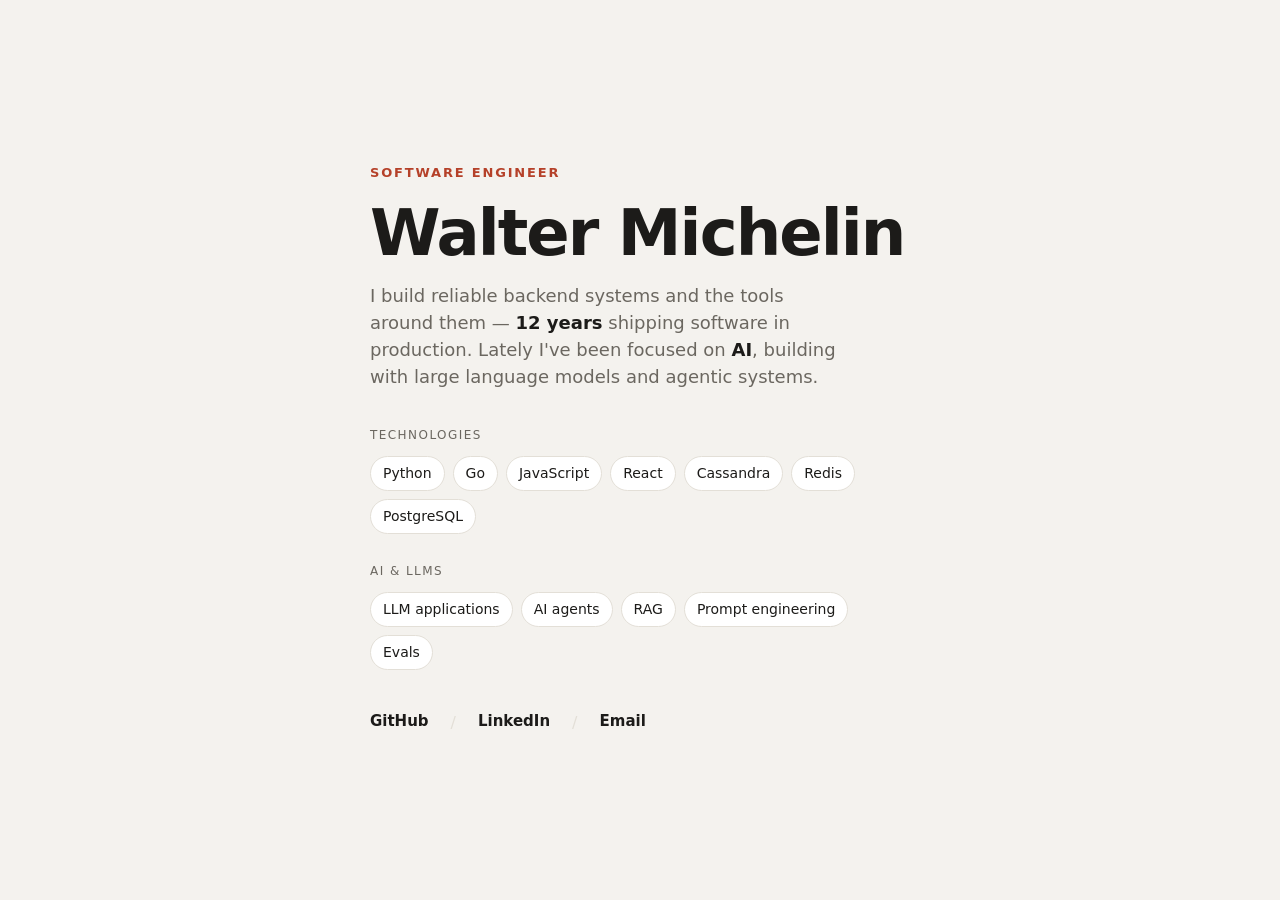
<file: index.html>
<!DOCTYPE html>
<html lang="en">
<head>
    <!-- Google tag (gtag.js) -->
    <script async src="https://www.googletagmanager.com/gtag/js?id=G-CZVYVW5RX2"></script>
    <script>
      window.dataLayer = window.dataLayer || [];
      function gtag(){dataLayer.push(arguments);}
      gtag('js', new Date());

      gtag('config', 'G-CZVYVW5RX2');
    </script>

    <meta charset="UTF-8">
    <meta name="viewport" content="width=device-width, initial-scale=1.0">
    <meta http-equiv="X-UA-Compatible" content="ie=edge">
    <title>Walter Michelin — Software Engineer</title>
    <meta name="description" content="Walter Michelin — software engineer building reliable backend systems in Python, Go, and JavaScript, with a focus on AI and large language models.">
    <meta name="author" content="Walter Michelin">
    <meta name="theme-color" content="#f4f2ee" media="(prefers-color-scheme: light)">
    <meta name="theme-color" content="#16150f" media="(prefers-color-scheme: dark)">
    <link rel="canonical" href="https://waltermichelin.com/">

    <!-- Open Graph / Twitter -->
    <meta property="og:type" content="website">
    <meta property="og:site_name" content="Walter Michelin">
    <meta property="og:locale" content="en_US">
    <meta property="og:url" content="https://waltermichelin.com/">
    <meta property="og:title" content="Walter Michelin — Software Engineer">
    <meta property="og:description" content="Software engineer building reliable backend systems in Python, Go, and JavaScript, with a focus on AI and large language models.">
    <meta property="og:image" content="https://waltermichelin.com/og-image.png">
    <meta property="og:image:width" content="1200">
    <meta property="og:image:height" content="630">
    <meta property="og:image:alt" content="Walter Michelin — Software Engineer">
    <meta name="twitter:card" content="summary_large_image">
    <meta name="twitter:title" content="Walter Michelin — Software Engineer">
    <meta name="twitter:description" content="Software engineer building reliable backend systems in Python, Go, and JavaScript, with a focus on AI and large language models.">
    <meta name="twitter:image" content="https://waltermichelin.com/og-image.png">
    <meta name="twitter:image:alt" content="Walter Michelin — Software Engineer">

    <!-- Structured data -->
    <script type="application/ld+json">
    {
      "@context": "https://schema.org",
      "@type": "Person",
      "name": "Walter Michelin",
      "url": "https://waltermichelin.com/",
      "image": "https://waltermichelin.com/og-image.png",
      "jobTitle": "Software Engineer",
      "description": "Software engineer building reliable backend systems in Python, Go, and JavaScript, with a focus on AI and large language models.",
      "knowsAbout": [
        "Python",
        "Go",
        "JavaScript",
        "React",
        "Large language models",
        "AI agents",
        "Retrieval-augmented generation",
        "Prompt engineering"
      ],
      "sameAs": [
        "https://github.com/wmichelin",
        "https://www.linkedin.com/in/wmichelin"
      ]
    }
    </script>

    <link rel="stylesheet" href="index.css">
    <link rel="icon" type="image/png" href="favicon-32x32.png" sizes="32x32" />
    <link rel="icon" type="image/png" href="favicon-16x16.png" sizes="16x16" />
</head>
<body>
    <main class="card">
        <div class="eyebrow">Software Engineer</div>
        <h1 class="header">Walter&nbsp;Michelin</h1>
        <p class="lede">
            I build reliable backend systems and the tools around them —
            <b><span id="years-of-experience"></span> years</b> shipping
            software in production. Lately I've been focused on <b>AI</b>,
            building with large language models and agentic systems.
        </p>

        <h2 class="label" id="tech-label">Technologies</h2>
        <ul class="stack" aria-labelledby="tech-label">
            <li class="chip">Python</li>
            <li class="chip">Go</li>
            <li class="chip">JavaScript</li>
            <li class="chip">React</li>
            <li class="chip">Cassandra</li>
            <li class="chip">Redis</li>
            <li class="chip">PostgreSQL</li>
        </ul>

        <h2 class="label" id="ai-label">AI &amp; LLMs</h2>
        <ul class="stack" aria-labelledby="ai-label">
            <li class="chip">LLM applications</li>
            <li class="chip">AI agents</li>
            <li class="chip">RAG</li>
            <li class="chip">Prompt engineering</li>
            <li class="chip">Evals</li>
        </ul>

        <nav class="links" aria-label="Social and contact links">
            <a href="https://github.com/wmichelin">GitHub</a>
            <span class="dot" aria-hidden="true">/</span>
            <a href="https://www.linkedin.com/in/wmichelin">LinkedIn</a>
            <span class="dot" aria-hidden="true">/</span>
            <a href="mailto:wmichelin@gmail.com">Email</a>
        </nav>
    </main>

    <script>
        // Years of experience, computed from a fixed start year.
        const yearStarted = 2014;
        document.getElementById('years-of-experience').textContent =
            new Date().getFullYear() - yearStarted;

        // Track outbound link clicks in GA4.
        document.querySelectorAll('.links a').forEach((a) => {
            a.addEventListener('click', () => {
                gtag('event', 'outbound_click', {
                    link_text: a.textContent.trim(),
                    link_url: a.href,
                });
            });
        });
    </script>
</body>
</html>
</file>
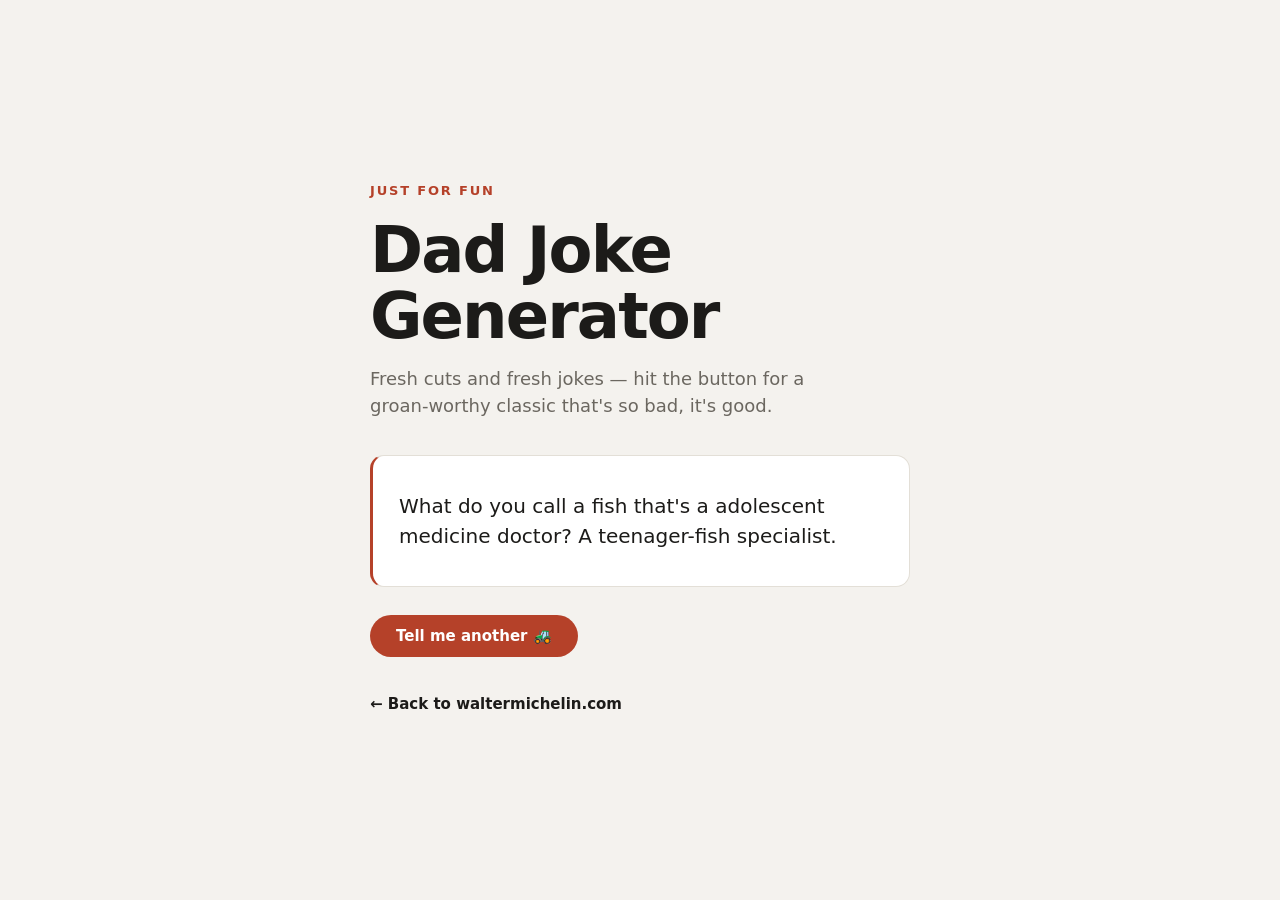
<file: dadjokes.html>
<!DOCTYPE html>
<html lang="en">
<head>
    <!-- Google tag (gtag.js) -->
    <script async src="https://www.googletagmanager.com/gtag/js?id=G-CZVYVW5RX2"></script>
    <script>
      window.dataLayer = window.dataLayer || [];
      function gtag(){dataLayer.push(arguments);}
      gtag('js', new Date());

      gtag('config', 'G-CZVYVW5RX2');
    </script>

    <meta charset="UTF-8">
    <meta name="viewport" content="width=device-width, initial-scale=1.0">
    <meta http-equiv="X-UA-Compatible" content="ie=edge">
    <title>Dad Joke Generator — Walter Michelin</title>
    <meta name="description" content="A dad joke generator with hundreds of groan-worthy jokes. Click for a fresh one.">
    <meta name="author" content="Walter Michelin">
    <meta name="theme-color" content="#f4f2ee" media="(prefers-color-scheme: light)">
    <meta name="theme-color" content="#16150f" media="(prefers-color-scheme: dark)">
    <link rel="canonical" href="https://waltermichelin.com/dadjokes">

    <!-- Open Graph / Twitter -->
    <meta property="og:type" content="website">
    <meta property="og:site_name" content="Walter Michelin">
    <meta property="og:locale" content="en_US">
    <meta property="og:url" content="https://waltermichelin.com/dadjokes">
    <meta property="og:title" content="Dad Joke Generator — Walter Michelin">
    <meta property="og:description" content="A dad joke generator with hundreds of groan-worthy jokes. Click for a fresh one.">
    <meta property="og:image" content="https://waltermichelin.com/og-image.png">
    <meta property="og:image:width" content="1200">
    <meta property="og:image:height" content="630">
    <meta property="og:image:alt" content="Walter Michelin — Software Engineer">
    <meta name="twitter:card" content="summary_large_image">
    <meta name="twitter:title" content="Dad Joke Generator — Walter Michelin">
    <meta name="twitter:description" content="A dad joke generator with hundreds of groan-worthy jokes. Click for a fresh one.">
    <meta name="twitter:image" content="https://waltermichelin.com/og-image.png">
    <meta name="twitter:image:alt" content="Walter Michelin — Software Engineer">

    <link rel="stylesheet" href="index.css">
    <link rel="icon" type="image/png" href="favicon-32x32.png" sizes="32x32" />
    <link rel="icon" type="image/png" href="favicon-16x16.png" sizes="16x16" />

    <style>
        /* Page-specific bits, built on the shared design tokens in index.css. */
        .joke {
            background: var(--surface);
            border: 1px solid var(--line);
            border-left: 3px solid var(--accent);
            border-radius: 14px;
            padding: 28px 26px;
            margin: 4px 0 28px;
            min-height: 132px;
            display: flex;
            align-items: center;
            font-size: 20px;
            line-height: 1.5;
            color: var(--fg);
        }
        .joke.loading { color: var(--muted); font-style: italic; }

        .generate-btn {
            font-family: inherit;
            font-size: 15px;
            font-weight: 600;
            color: var(--surface);
            background: var(--accent);
            border: none;
            border-radius: 999px;
            padding: 12px 26px;
            cursor: pointer;
            margin-bottom: 36px;
            transition: transform .15s, opacity .15s;
        }
        .generate-btn:hover { opacity: .92; transform: translateY(-1px); }
        .generate-btn:active { transform: translateY(0); }
        .generate-btn:disabled { opacity: .55; cursor: default; transform: none; }
    </style>
</head>
<body>
    <main class="card">
        <div class="eyebrow">Just for fun</div>
        <h1 class="header">Dad Joke Generator</h1>
        <p class="lede">
            Fresh cuts and fresh jokes — hit the button for a groan-worthy
            classic that's so bad, it's good.
        </p>

        <blockquote class="joke" id="joke-text" aria-live="polite">
            Click the button for a dad joke so bad it's good.
        </blockquote>

        <button class="generate-btn" id="generate-btn" type="button">
            Tell me another 🚜
        </button>

        <nav class="links" aria-label="Site navigation">
            <a href="/">← Back to waltermichelin.com</a>
        </nav>
    </main>

    <script src="dadjokes.js" defer></script>
</body>
</html>
</file>
<file: index.css>
:root {
    --bg: #f4f2ee;
    --surface: #ffffff;
    --fg: #1c1b19;
    --muted: #6b6760;
    --line: #e3dfd7;
    --accent: #b54129;
}
@media (prefers-color-scheme: dark) {
    :root {
        --bg: #16150f;
        --surface: #1f1e17;
        --fg: #ece8df;
        --muted: #9a958a;
        --line: #2c2a20;
        --accent: #e8896f;
    }
}

* { margin: 0; padding: 0; box-sizing: border-box; }
html { -webkit-font-smoothing: antialiased; }

/* Visible keyboard focus for interactive elements. */
a:focus-visible,
button:focus-visible {
    outline: 2px solid var(--accent);
    outline-offset: 3px;
    border-radius: 2px;
}

/* Respect users who prefer reduced motion. */
@media (prefers-reduced-motion: reduce) {
    *, *::before, *::after {
        animation-duration: .001ms !important;
        animation-iteration-count: 1 !important;
        transition-duration: .001ms !important;
        scroll-behavior: auto !important;
    }
}

body {
    background: var(--bg);
    color: var(--fg);
    font-family: -apple-system, system-ui, BlinkMacSystemFont, 'Segoe UI', Roboto, Ubuntu, 'Helvetica Neue', Helvetica, Arial, sans-serif;
    line-height: 1.5;
    min-height: 100vh;
    display: flex;
    align-items: center;
    justify-content: center;
    padding: 32px;
}

.card,
.content {
    width: 100%;
    max-width: 540px;
    animation: rise .7s cubic-bezier(.2,.7,.2,1) both;
}
@keyframes rise {
    from { opacity: 0; transform: translateY(14px); }
    to { opacity: 1; transform: none; }
}

.eyebrow {
    font-size: 13px;
    letter-spacing: .14em;
    text-transform: uppercase;
    color: var(--accent);
    font-weight: 600;
    margin-bottom: 18px;
}

h1,
.header {
    font-size: clamp(40px, 9vw, 64px);
    font-weight: 800;
    letter-spacing: -0.03em;
    line-height: 1.02;
    margin-bottom: 16px;
}

.subheader {
    font-weight: bolder;
    font-size: 16px;
    margin-bottom: 14px;
}

.lede {
    font-size: 18px;
    color: var(--muted);
    max-width: 42ch;
    margin-bottom: 36px;
}
.lede b { color: var(--fg); font-weight: 600; }

.label {
    font-size: 12px;
    font-weight: 400;
    letter-spacing: .12em;
    text-transform: uppercase;
    color: var(--muted);
    margin-bottom: 12px;
}

.stack {
    display: flex;
    flex-wrap: wrap;
    gap: 8px;
    margin-bottom: 28px;
    list-style: none;
}
.stack:last-of-type { margin-bottom: 40px; }

.chip {
    font-size: 14px;
    padding: 6px 12px;
    border: 1px solid var(--line);
    border-radius: 999px;
    background: var(--surface);
    color: var(--fg);
}

.links {
    display: flex;
    flex-wrap: wrap;
    gap: 22px;
    align-items: center;
}
.links a {
    color: var(--fg);
    text-decoration: none;
    font-weight: 600;
    font-size: 15px;
    border-bottom: 2px solid transparent;
    padding-bottom: 2px;
    transition: border-color .15s, color .15s;
}
.links a:hover { color: var(--accent); border-color: var(--accent); }
.dot { color: var(--line); }

.back-link {
    color: var(--fg);
    text-decoration: underline;
    margin-top: 20px;
    display: inline-block;
}
.back-link:hover { opacity: 0.7; }
</file>
